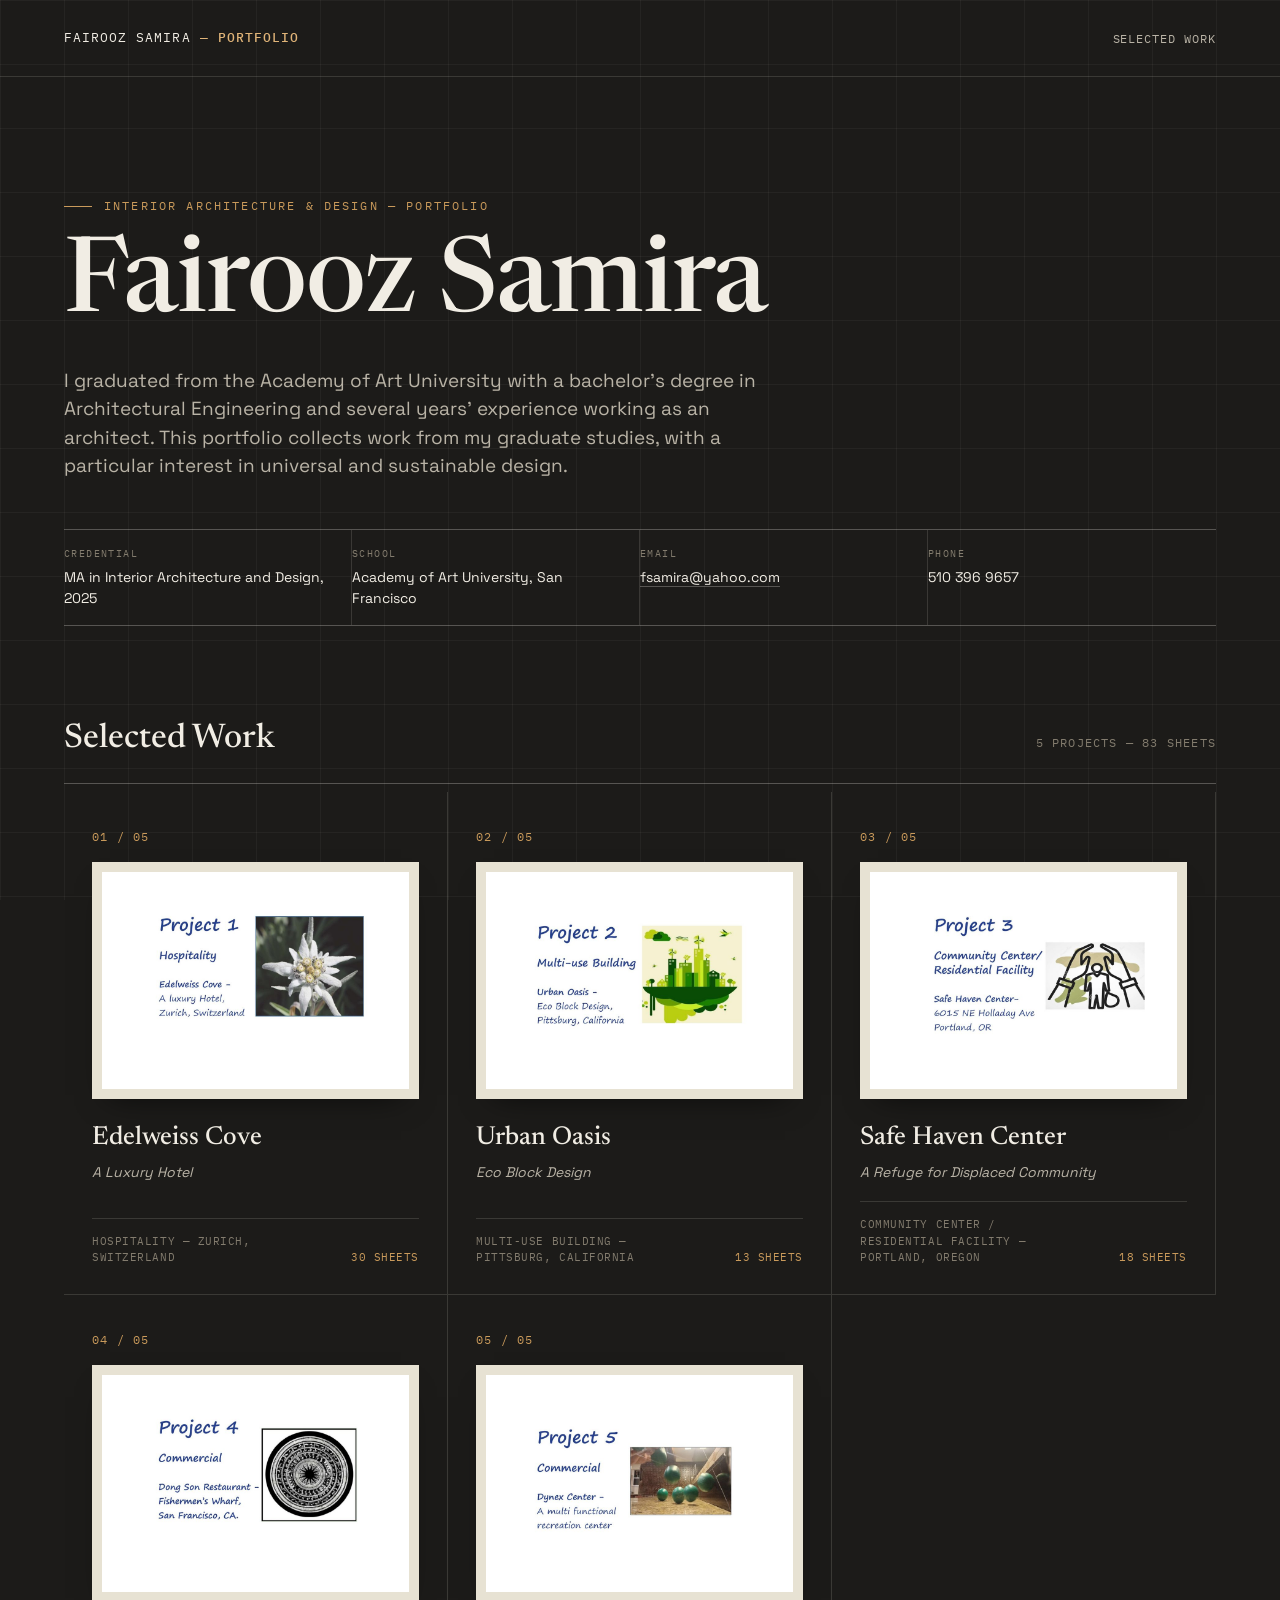
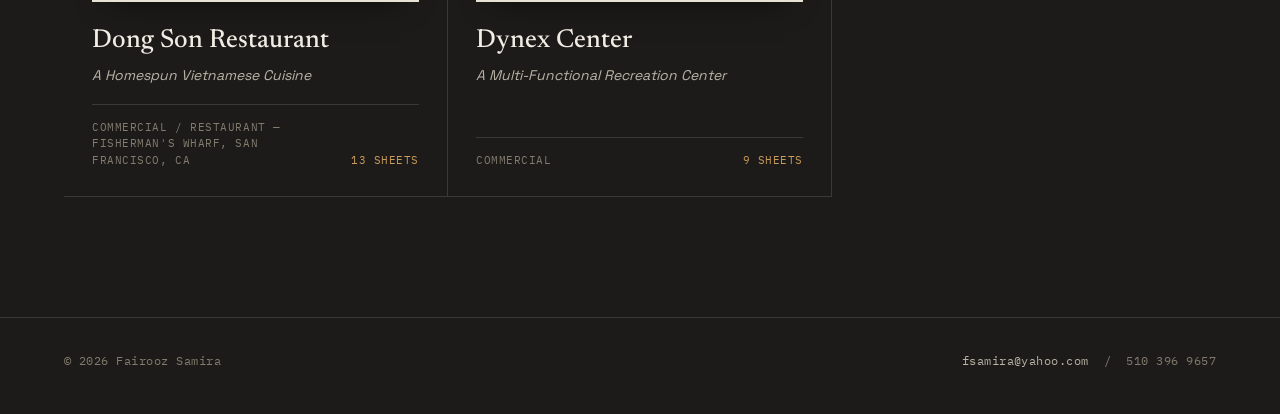
<file: index.html>
<!doctype html>
<html lang="en">
<head>
  <meta charset="UTF-8" />
  <meta name="viewport" content="width=device-width, initial-scale=1" />
  <title>Fairooz Samira — Interior Architecture &amp; Design Portfolio</title>
  <meta name="description" content="Interior architecture and design portfolio of Fairooz Samira — five projects spanning hospitality, multi-use, community, and commercial design." />

  <link rel="preconnect" href="https://fonts.googleapis.com" />
  <link rel="preconnect" href="https://fonts.gstatic.com" crossorigin />
  <link
    href="https://fonts.googleapis.com/css2?family=Newsreader:ital,wght@0,400;0,500;1,400;1,500&family=Space+Grotesk:wght@400;500;600&family=IBM+Plex+Mono:wght@400;500&display=swap"
    rel="stylesheet"
  />
  <link rel="stylesheet" href="assets/css/style.css" />
</head>
<body>
  <header class="site-header"></header>

  <section class="hero" id="work">
    <div id="hero-content"><!-- filled by assets/js/main.js from data.js --></div>
  </section>

  <section class="index-section">
    <div class="section-head">
      <h2>Selected Work</h2>
      <p class="mono" id="work-count"></p>
    </div>
    <div class="project-grid" id="project-grid"><!-- filled by assets/js/main.js --></div>
  </section>

  <footer class="site-footer"></footer>

  <script src="assets/js/data.js"></script>
  <script src="assets/js/main.js"></script>
</body>
</html>
</file>
<file: assets/css/style.css>
/* ============================================================
   PORTFOLIO STYLESHEET
   ------------------------------------------------------------
   Design system lives at the top as CSS custom properties.
   Change a value here and it updates everywhere it's used.
   ============================================================ */

:root {
  /* --- Color: a dark "crit wall" the work is pinned to --- */
  --bg: #1c1b19;
  --bg-panel: #232220;
  --bg-panel-raised: #2a2926;
  --paper: #e7e2d3;
  --paper-dim: #d7d1bd;
  --ink: #f1ede4;
  --ink-dim: #b9b3a6;
  --ink-faint: #837c6e;
  --brass: #c99a5b;
  --brass-bright: #e0b478;
  --blue: #6f92bb;
  --line: rgba(241, 237, 228, 0.14);
  --line-strong: rgba(241, 237, 228, 0.28);

  /* --- Type --- */
  --f-display: "Newsreader", Georgia, serif;
  --f-sans: "Space Grotesk", "Helvetica Neue", Arial, sans-serif;
  --f-mono: "IBM Plex Mono", "SFMono-Regular", Menlo, monospace;

  /* --- Layout --- */
  --edge: clamp(20px, 5vw, 72px);
  --max: 1280px;
  --radius: 2px;
}

* {
  box-sizing: border-box;
}

html {
  scroll-behavior: smooth;
}

@media (prefers-reduced-motion: reduce) {
  html {
    scroll-behavior: auto;
  }
  * {
    animation-duration: 0.01ms !important;
    animation-iteration-count: 1 !important;
    transition-duration: 0.01ms !important;
  }
}

body {
  margin: 0;
  background: var(--bg);
  color: var(--ink);
  font-family: var(--f-sans);
  font-size: 16px;
  line-height: 1.5;
  -webkit-font-smoothing: antialiased;
}

a {
  color: inherit;
}

img {
  display: block;
  max-width: 100%;
}

button {
  font-family: inherit;
}

.mono {
  font-family: var(--f-mono);
}

/* faint drafting-paper grid, fixed to the viewport */
body::before {
  content: "";
  position: fixed;
  inset: 0;
  pointer-events: none;
  z-index: 0;
  background-image: linear-gradient(var(--line) 1px, transparent 1px),
    linear-gradient(90deg, var(--line) 1px, transparent 1px);
  background-size: 64px 64px;
  opacity: 0.35;
}

/* ============================================================
   HEADER
   ============================================================ */

.site-header {
  position: relative;
  z-index: 2;
  display: flex;
  align-items: center;
  justify-content: space-between;
  padding: 26px var(--edge);
  border-bottom: 1px solid var(--line);
}

.site-header .mark {
  font-family: var(--f-mono);
  font-size: 13px;
  letter-spacing: 0.08em;
  text-decoration: none;
  color: var(--ink);
  text-transform: uppercase;
}

.site-header .mark strong {
  color: var(--brass-bright);
  font-weight: 500;
}

.site-header nav a {
  font-family: var(--f-mono);
  font-size: 12px;
  letter-spacing: 0.08em;
  text-transform: uppercase;
  text-decoration: none;
  color: var(--ink-dim);
  transition: color 0.2s ease;
}

.site-header nav a:hover,
.site-header nav a:focus-visible {
  color: var(--brass-bright);
}

/* ============================================================
   HERO
   ============================================================ */

.hero {
  position: relative;
  z-index: 1;
  max-width: var(--max);
  margin: 0 auto;
  padding: clamp(56px, 10vw, 120px) var(--edge) clamp(48px, 8vw, 88px);
}

.eyebrow {
  font-family: var(--f-mono);
  font-size: 12px;
  letter-spacing: 0.18em;
  text-transform: uppercase;
  color: var(--brass);
  margin: 0 0 22px;
  display: flex;
  align-items: center;
  gap: 12px;
}

.eyebrow::before {
  content: "";
  width: 28px;
  height: 1px;
  background: var(--brass);
  display: inline-block;
}

.hero h1 {
  font-family: var(--f-display);
  font-weight: 500;
  font-size: clamp(48px, 9vw, 104px);
  line-height: 0.98;
  margin: 0 0 28px;
  max-width: 16ch;
  letter-spacing: -0.01em;
}

.hero .intro {
  max-width: 58ch;
  font-size: clamp(16px, 1.6vw, 19px);
  color: var(--ink-dim);
  margin: 0 0 48px;
}

/* --- Title block: modeled on the drawing title blocks used
       throughout the original portfolio sheets --- */
.title-block {
  border-top: 1px solid var(--line-strong);
  border-bottom: 1px solid var(--line-strong);
  display: grid;
  grid-template-columns: repeat(auto-fit, minmax(160px, 1fr));
}

.title-block dl {
  margin: 0;
  padding: 16px 22px 16px 0;
  border-right: 1px solid var(--line);
}

.title-block dl:last-child {
  border-right: none;
}

.title-block dt {
  font-family: var(--f-mono);
  font-size: 10px;
  letter-spacing: 0.14em;
  text-transform: uppercase;
  color: var(--ink-faint);
  margin-bottom: 6px;
}

.title-block dd {
  margin: 0;
  font-size: 14px;
  color: var(--ink);
}

.title-block a {
  text-decoration: none;
  border-bottom: 1px solid var(--line-strong);
  transition: border-color 0.2s ease, color 0.2s ease;
}

.title-block a:hover,
.title-block a:focus-visible {
  color: var(--brass-bright);
  border-color: var(--brass-bright);
}

/* ============================================================
   PROJECT INDEX (home page grid)
   ============================================================ */

.index-section {
  position: relative;
  z-index: 1;
  max-width: var(--max);
  margin: 0 auto;
  padding: 0 var(--edge) clamp(72px, 10vw, 120px);
}

.section-head {
  display: flex;
  align-items: baseline;
  justify-content: space-between;
  flex-wrap: wrap;
  gap: 10px 24px;
  border-bottom: 1px solid var(--line-strong);
  padding-bottom: 18px;
  margin-bottom: 8px;
}

.section-head h2 {
  font-family: var(--f-display);
  font-weight: 500;
  font-size: clamp(26px, 3vw, 34px);
  margin: 0;
}

.section-head .mono {
  font-size: 12px;
  letter-spacing: 0.1em;
  color: var(--ink-faint);
  text-transform: uppercase;
}

.project-grid {
  display: grid;
  grid-template-columns: repeat(auto-fill, minmax(340px, 1fr));
}

.project-card {
  position: relative;
  text-decoration: none;
  color: inherit;
  border-bottom: 1px solid var(--line);
  border-right: 1px solid var(--line);
  padding: 36px 28px 28px;
  display: flex;
  flex-direction: column;
  opacity: 0;
  transform: translateY(14px);
  animation: rise 0.6s ease forwards;
  animation-delay: calc(var(--i, 0) * 90ms);
}

@keyframes rise {
  to {
    opacity: 1;
    transform: translateY(0);
  }
}

.project-card .num {
  font-family: var(--f-mono);
  font-size: 12px;
  color: var(--brass);
  letter-spacing: 0.1em;
  margin-bottom: 16px;
}

.plate {
  position: relative;
  background: var(--paper);
  padding: 10px;
  margin-bottom: 20px;
  transition: transform 0.35s ease, box-shadow 0.35s ease;
  box-shadow: 0 14px 30px -18px rgba(0, 0, 0, 0.7);
}

.project-card:hover .plate,
.project-card:focus-visible .plate {
  transform: translateY(-4px);
  box-shadow: 0 24px 44px -20px rgba(0, 0, 0, 0.8);
}

.plate img {
  width: 100%;
  height: auto;
  aspect-ratio: 4 / 2.83;
  object-fit: cover;
  background: var(--paper-dim);
}

.plate .crop {
  position: absolute;
  width: 12px;
  height: 12px;
  border: 0 solid var(--brass-bright);
  opacity: 0;
  transition: opacity 0.3s ease;
}

.project-card:hover .plate .crop,
.project-card:focus-visible .plate .crop {
  opacity: 1;
}

.plate .crop.tl {
  top: 2px;
  left: 2px;
  border-top-width: 2px;
  border-left-width: 2px;
}
.plate .crop.tr {
  top: 2px;
  right: 2px;
  border-top-width: 2px;
  border-right-width: 2px;
}
.plate .crop.bl {
  bottom: 2px;
  left: 2px;
  border-bottom-width: 2px;
  border-left-width: 2px;
}
.plate .crop.br {
  bottom: 2px;
  right: 2px;
  border-bottom-width: 2px;
  border-right-width: 2px;
}

.project-card h3 {
  font-family: var(--f-display);
  font-weight: 500;
  font-size: 26px;
  margin: 0 0 4px;
}

.project-card .subtitle {
  font-size: 14px;
  color: var(--ink-dim);
  margin: 0 0 18px;
  font-style: italic;
}

.card-meta {
  margin-top: auto;
  display: flex;
  justify-content: space-between;
  align-items: flex-end;
  gap: 12px;
  padding-top: 14px;
  border-top: 1px solid var(--line);
  font-family: var(--f-mono);
  font-size: 11px;
  letter-spacing: 0.05em;
  color: var(--ink-faint);
  text-transform: uppercase;
}

.card-meta .loc {
  max-width: 60%;
}

.card-meta .sheets {
  color: var(--brass);
  white-space: nowrap;
}

/* ============================================================
   FOOTER
   ============================================================ */

.site-footer {
  position: relative;
  z-index: 1;
  border-top: 1px solid var(--line);
  padding: 34px var(--edge) 44px;
  display: flex;
  flex-wrap: wrap;
  gap: 10px 24px;
  align-items: center;
  justify-content: space-between;
  font-family: var(--f-mono);
  font-size: 12px;
  color: var(--ink-faint);
  letter-spacing: 0.04em;
}

.site-footer a {
  color: var(--ink-dim);
  text-decoration: none;
  border-bottom: 1px solid transparent;
}

.site-footer a:hover,
.site-footer a:focus-visible {
  color: var(--brass-bright);
  border-color: var(--brass-bright);
}

/* ============================================================
   PROJECT PAGE
   ============================================================ */

.project-header {
  position: relative;
  z-index: 1;
  max-width: var(--max);
  margin: 0 auto;
  padding: clamp(28px, 5vw, 48px) var(--edge) 0;
}

.back-link {
  display: inline-flex;
  align-items: center;
  gap: 8px;
  font-family: var(--f-mono);
  font-size: 12px;
  letter-spacing: 0.08em;
  text-transform: uppercase;
  text-decoration: none;
  color: var(--ink-dim);
  margin-bottom: 34px;
  transition: color 0.2s ease;
}

.back-link:hover,
.back-link:focus-visible {
  color: var(--brass-bright);
}

.project-header .num {
  font-family: var(--f-mono);
  color: var(--brass);
  font-size: 13px;
  letter-spacing: 0.14em;
  margin-bottom: 14px;
}

.project-header h1 {
  font-family: var(--f-display);
  font-weight: 500;
  font-size: clamp(38px, 6vw, 68px);
  line-height: 1.02;
  margin: 0 0 6px;
}

.project-header .subtitle {
  font-family: var(--f-display);
  font-style: italic;
  font-size: clamp(18px, 2.4vw, 24px);
  color: var(--ink-dim);
  margin: 0 0 28px;
}

.project-header .blurb {
  max-width: 68ch;
  color: var(--ink-dim);
  font-size: 16px;
  margin: 0 0 32px;
}

.tags {
  display: flex;
  flex-wrap: wrap;
  gap: 8px;
  margin-bottom: 34px;
}

.tag {
  font-family: var(--f-mono);
  font-size: 11px;
  letter-spacing: 0.06em;
  text-transform: uppercase;
  color: var(--blue);
  border: 1px solid var(--line-strong);
  padding: 5px 10px;
  border-radius: var(--radius);
}

/* --- Sheet gallery --- */

.gallery {
  position: relative;
  z-index: 1;
  max-width: var(--max);
  margin: 0 auto;
  padding: 8px var(--edge) 40px;
  display: flex;
  flex-direction: column;
  gap: clamp(28px, 4vw, 48px);
}

.sheet {
  background: var(--paper);
  padding: clamp(10px, 1.6vw, 22px);
  box-shadow: 0 20px 46px -26px rgba(0, 0, 0, 0.75);
}

.sheet button.sheet-trigger {
  display: block;
  width: 100%;
  border: none;
  background: none;
  padding: 0;
  margin: 0;
  cursor: zoom-in;
}

.sheet img {
  width: 100%;
  height: auto;
}

.sheet-label {
  display: flex;
  justify-content: space-between;
  align-items: center;
  padding: 12px 4px 0;
  font-family: var(--f-mono);
  font-size: 11px;
  letter-spacing: 0.08em;
  text-transform: uppercase;
  color: var(--ink-faint);
}

.sheet-label .n {
  color: var(--brass);
}

/* --- Project-to-project footer nav --- */

.project-nav {
  position: relative;
  z-index: 1;
  max-width: var(--max);
  margin: 0 auto;
  padding: 8px var(--edge) 60px;
  display: grid;
  grid-template-columns: 1fr 1fr;
  gap: 1px;
  background: var(--line);
  border: 1px solid var(--line);
}

.project-nav a {
  background: var(--bg);
  padding: 26px 28px;
  text-decoration: none;
  color: inherit;
  display: flex;
  flex-direction: column;
  gap: 6px;
  transition: background 0.2s ease;
}

.project-nav a:hover,
.project-nav a:focus-visible {
  background: var(--bg-panel-raised);
}

.project-nav a.next {
  text-align: right;
  align-items: flex-end;
}

.project-nav .dir {
  font-family: var(--f-mono);
  font-size: 11px;
  letter-spacing: 0.1em;
  text-transform: uppercase;
  color: var(--ink-faint);
}

.project-nav .ptitle {
  font-family: var(--f-display);
  font-size: 20px;
}

/* ============================================================
   LIGHTBOX
   ============================================================ */

.lightbox {
  position: fixed;
  inset: 0;
  z-index: 50;
  background: rgba(10, 9, 8, 0.94);
  display: none;
  align-items: center;
  justify-content: center;
  padding: clamp(16px, 4vw, 56px);
}

.lightbox.open {
  display: flex;
}

.lightbox img {
  max-width: 100%;
  max-height: 84vh;
  width: auto;
  box-shadow: 0 30px 70px -20px rgba(0, 0, 0, 0.8);
  cursor: zoom-out;
}

.lightbox-bar {
  position: absolute;
  top: 0;
  left: 0;
  right: 0;
  display: flex;
  justify-content: space-between;
  align-items: center;
  padding: 20px var(--edge);
  font-family: var(--f-mono);
  font-size: 12px;
  letter-spacing: 0.08em;
  color: var(--ink-dim);
  text-transform: uppercase;
}

.lightbox-close {
  background: none;
  border: 1px solid var(--line-strong);
  color: var(--ink);
  width: 34px;
  height: 34px;
  border-radius: 50%;
  cursor: pointer;
  font-size: 16px;
  line-height: 1;
  display: inline-flex;
  align-items: center;
  justify-content: center;
  transition: border-color 0.2s ease, color 0.2s ease;
}

.lightbox-close:hover,
.lightbox-close:focus-visible {
  color: var(--brass-bright);
  border-color: var(--brass-bright);
}

.lightbox-arrow {
  position: absolute;
  top: 50%;
  transform: translateY(-50%);
  background: none;
  border: 1px solid var(--line-strong);
  color: var(--ink);
  width: 44px;
  height: 44px;
  border-radius: 50%;
  cursor: pointer;
  font-size: 18px;
  display: inline-flex;
  align-items: center;
  justify-content: center;
  transition: border-color 0.2s ease, color 0.2s ease, background 0.2s ease;
}

.lightbox-arrow:hover,
.lightbox-arrow:focus-visible {
  color: var(--brass-bright);
  border-color: var(--brass-bright);
  background: rgba(255, 255, 255, 0.04);
}

.lightbox-arrow.prev {
  left: clamp(8px, 2vw, 28px);
}

.lightbox-arrow.next {
  right: clamp(8px, 2vw, 28px);
}

/* ============================================================
   RESPONSIVE
   ============================================================ */

@media (max-width: 720px) {
  .site-header nav {
    display: none;
  }
  .title-block {
    grid-template-columns: 1fr 1fr;
  }
  .project-grid {
    grid-template-columns: 1fr;
  }
  .project-nav {
    grid-template-columns: 1fr;
  }
  .project-nav a.next {
    text-align: left;
    align-items: flex-start;
  }
  .lightbox-arrow {
    width: 38px;
    height: 38px;
  }
}

/* focus visibility */
a:focus-visible,
button:focus-visible {
  outline: 2px solid var(--brass-bright);
  outline-offset: 3px;
}
</file>
